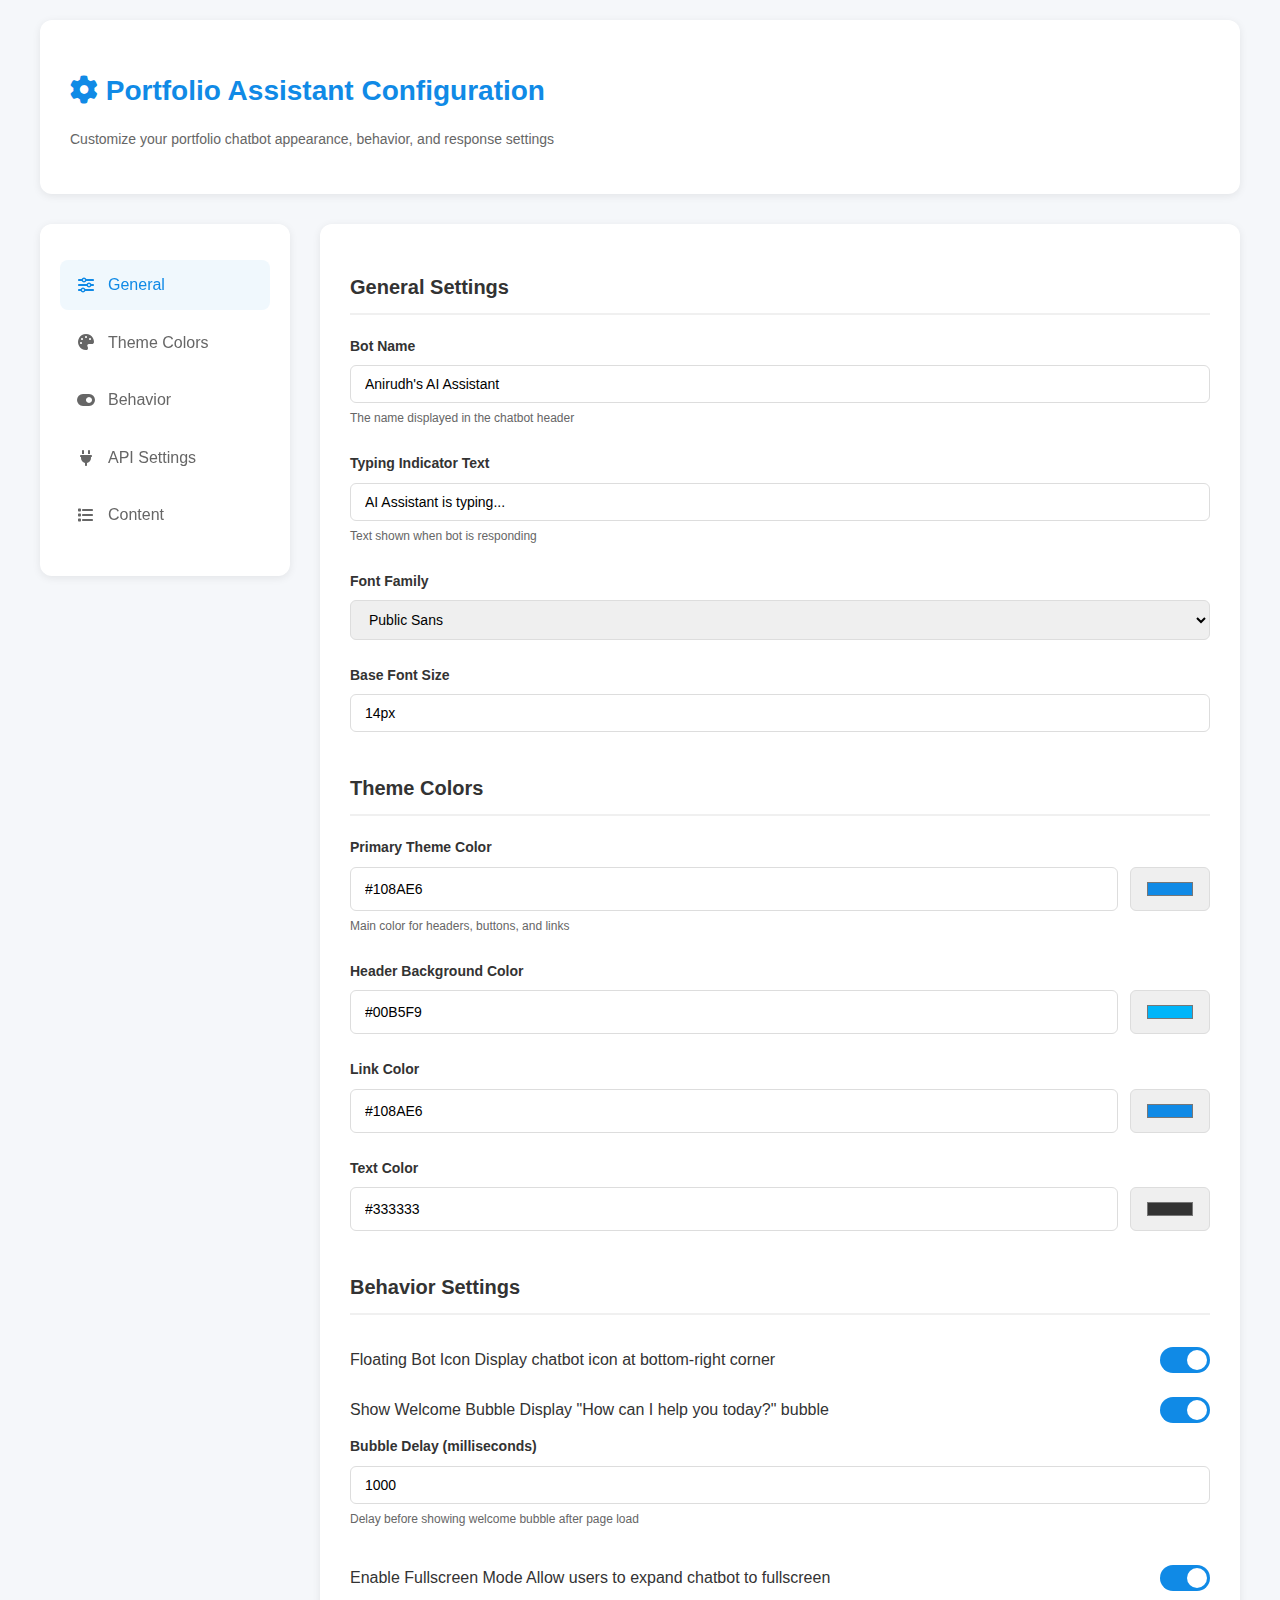
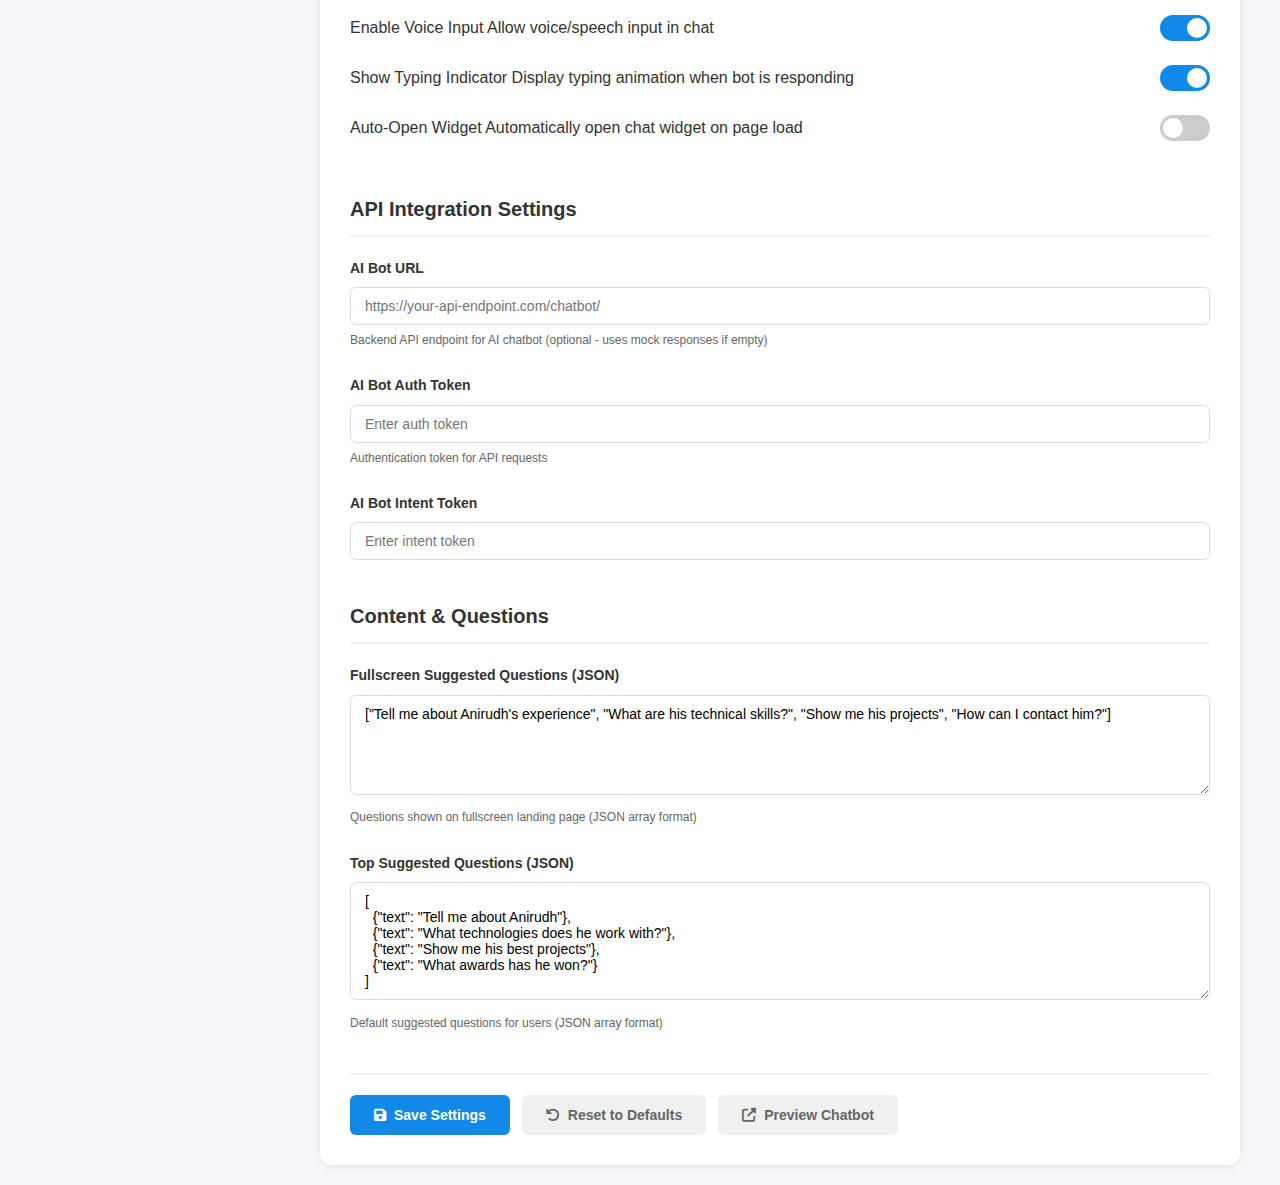
<file: settings.html>
<!DOCTYPE html>
<html lang="en">
<head>
    <meta charset="UTF-8">
    <meta name="viewport" content="width=device-width, initial-scale=1.0">
    <title>Portfolio Chatbot Settings</title>
    <link rel="stylesheet" href="https://cdnjs.cloudflare.com/ajax/libs/font-awesome/6.4.0/css/all.min.css">
    <style>
        /* Reset only for settings page elements, not chatbot */
        .settings-container * {
            box-sizing: border-box;
        }
        
        body {
            font-family: 'Public Sans', -apple-system, BlinkMacSystemFont, 'Segoe UI', sans-serif;
            background: #f5f7fa;
            color: #333;
            line-height: 1.6;
            margin: 0;
            padding: 0;
        }
        
        .settings-container {
            max-width: 1200px;
            margin: 0 auto;
            padding: 20px;
        }
        
        .settings-header {
            background: white;
            padding: 30px;
            border-radius: 12px;
            box-shadow: 0 2px 8px rgba(0,0,0,0.08);
            margin-bottom: 30px;
        }
        
        .settings-header h1 {
            font-size: 28px;
            font-weight: 700;
            color: #108AE6;
            margin-bottom: 8px;
        }
        
        .settings-header p {
            color: #666;
            font-size: 14px;
        }
        
        .settings-content {
            display: grid;
            grid-template-columns: 250px 1fr;
            gap: 30px;
        }
        
        .settings-sidebar {
            background: white;
            border-radius: 12px;
            padding: 20px;
            box-shadow: 0 2px 8px rgba(0,0,0,0.08);
            height: fit-content;
            position: sticky;
            top: 20px;
        }
        
        .settings-nav {
            list-style: none;
            padding: 0;
        }
        
        .settings-nav li {
            margin-bottom: 8px;
        }
        
        .settings-nav a {
            display: flex;
            align-items: center;
            gap: 12px;
            padding: 12px 16px;
            color: #666;
            text-decoration: none;
            border-radius: 8px;
            transition: all 0.2s;
            cursor: pointer;
        }
        
        .settings-nav a:hover,
        .settings-nav a.active {
            background: #108ae610;
            color: #108AE6;
        }
        
        .settings-nav i {
            width: 20px;
            text-align: center;
        }
        
        .settings-main {
            background: white;
            border-radius: 12px;
            padding: 30px;
            box-shadow: 0 2px 8px rgba(0,0,0,0.08);
        }
        
        .settings-section {
            margin-bottom: 40px;
        }
        
        .settings-section:last-child {
            margin-bottom: 0;
        }
        
        .settings-section h2 {
            font-size: 20px;
            font-weight: 600;
            margin-bottom: 20px;
            color: #333;
            border-bottom: 2px solid #f0f0f0;
            padding-bottom: 10px;
        }
        
        .form-group {
            margin-bottom: 24px;
        }
        
        .form-group label {
            display: block;
            font-weight: 600;
            margin-bottom: 8px;
            color: #333;
            font-size: 14px;
        }
        
        .form-group .help-text {
            display: block;
            font-size: 12px;
            color: #666;
            margin-top: 6px;
        }
        
        .form-group input[type="text"],
        .form-group input[type="color"],
        .form-group textarea,
        .form-group select {
            width: 100%;
            padding: 10px 14px;
            border: 1px solid #ddd;
            border-radius: 6px;
            font-size: 14px;
            font-family: inherit;
            transition: border-color 0.2s;
        }
        
        .form-group input[type="text"]:focus,
        .form-group textarea:focus,
        .form-group select:focus {
            outline: none;
            border-color: #108AE6;
            box-shadow: 0 0 0 3px rgba(16, 138, 230, 0.1);
        }
        
        .form-group input[type="color"] {
            height: 44px;
            cursor: pointer;
        }
        
        .form-group textarea {
            resize: vertical;
            min-height: 100px;
        }
        
        .color-input-group {
            display: grid;
            grid-template-columns: 1fr 80px;
            gap: 12px;
        }
        
        .color-input-group input[type="text"] {
            text-transform: uppercase;
        }
        
        .switch-wrapper {
            display: flex;
            align-items: center;
            justify-content: space-between;
            padding: 12px 0;
        }
        
        .switch {
            position: relative;
            display: inline-block;
            width: 50px;
            height: 26px;
        }
        
        .switch input {
            opacity: 0;
            width: 0;
            height: 0;
        }
        
        .slider {
            position: absolute;
            cursor: pointer;
            top: 0;
            left: 0;
            right: 0;
            bottom: 0;
            background-color: #ccc;
            transition: 0.3s;
            border-radius: 26px;
        }
        
        .slider:before {
            position: absolute;
            content: "";
            height: 20px;
            width: 20px;
            left: 3px;
            bottom: 3px;
            background-color: white;
            transition: 0.3s;
            border-radius: 50%;
        }
        
        input:checked + .slider {
            background-color: #108AE6;
        }
        
        input:checked + .slider:before {
            transform: translateX(24px);
        }
        
        .btn {
            display: inline-flex;
            align-items: center;
            gap: 8px;
            padding: 12px 24px;
            border: none;
            border-radius: 6px;
            font-size: 14px;
            font-weight: 600;
            cursor: pointer;
            transition: all 0.2s;
        }
        
        /* Scope btn styles to settings form only */
        .settings-main .btn-primary {
            background: #108AE6;
            color: white;
        }
        
        .settings-main .btn-primary:hover {
            background: #0d75c5;
            transform: translateY(-1px);
            box-shadow: 0 4px 12px rgba(16, 138, 230, 0.3);
        }
        
        .settings-main .btn-secondary {
            background: #f0f0f0;
            color: #666;
        }
        
        .settings-main .btn-secondary:hover {
            background: #e0e0e0;
        }
        
        .actions {
            display: flex;
            gap: 12px;
            padding-top: 20px;
            border-top: 2px solid #f0f0f0;
            margin-top: 30px;
        }
        
        /* Ensure settings buttons don't affect chatbot */
        .actions .btn {
            display: inline-flex;
            align-items: center;
            gap: 8px;
        }
        .color-preview {
            display: inline-block;
            width: 100px;
            height: 40px;
            border-radius: 6px;
            border: 1px solid #ddd;
        }
        
        /* Live Preview Widget */
        .live-preview-container {
            position: fixed;
            bottom: 20px;
            right: 20px;
            z-index: 9999;
        }
        
        .preview-toggle {
            position: absolute;
            bottom: 100%;
            right: 0;
            margin-bottom: 10px;
            background: white;
            padding: 8px 16px;
            border-radius: 6px;
            box-shadow: 0 2px 8px rgba(0,0,0,0.15);
            font-size: 12px;
            cursor: pointer;
            display: flex;
            align-items: center;
            gap: 8px;
            transition: all 0.2s;
        }
        
        .preview-toggle:hover {
            background: #108AE6;
            color: white;
        }
        
        .preview-toggle i {
            font-size: 14px;
        }
        
        /* Hide default chatbot elements for cleaner preview */
        #chatbot-container .chatbot-predefinedQues {
            max-height: 300px;
            overflow-y: auto;
        }
        
        /* Ensure chatbot uses its own styles */
        #chatbot-container,
        #chatbot-container *,
        .chatbot-OpenIcon,
        .chatbot-OpenIcon * {
            box-sizing: border-box;
        }
        
        /* Restore chatbot button styles */
        #chatbot-container button,
        #chatbot-container .btn {
            font-family: 'Public Sans', sans-serif;
        }
        
        .alert {
            padding: 14px 18px;
            border-radius: 8px;
            margin-bottom: 20px;
            display: none;
        }
        
        .alert.success {
            background: #d4edda;
            color: #155724;
            border: 1px solid #c3e6cb;
        }
        
        .alert.show {
            display: block;
            animation: slideIn 0.3s ease;
        }
        
        @keyframes slideIn {
            from {
                opacity: 0;
                transform: translateY(-10px);
            }
            to {
                opacity: 1;
                transform: translateY(0);
            }
        }
        
        @media (max-width: 768px) {
            .settings-content {
                grid-template-columns: 1fr;
            }
            
            .settings-sidebar {
                position: static;
            }
            
            .color-input-group {
                grid-template-columns: 1fr;
            }
            
            .live-preview-container {
                bottom: 10px;
                right: 10px;
            }
            
            .mini-chatbot-widget {
                position: fixed;
                bottom: 0 !important;
                right: 0 !important;
                left: 0 !important;
                top: auto !important;
                width: 100% !important;
                max-width: 100% !important;
                height: 70vh !important;
                max-height: 70vh !important;
                border-radius: 20px 20px 0 0 !important;
                box-shadow: 0 -4px 24px rgba(0,0,0,0.2) !important;
            }
            
            .mini-chatbot-header {
                padding: 14px 16px;
                border-radius: 20px 20px 0 0;
            }
            
            .mini-message.bot .mini-msg-bubble,
            .mini-message.user .mini-msg-bubble {
                max-width: 90%;
                font-size: 14px;
            }
        }
        
        @media (max-width: 480px) {
            .settings-header h1 {
                font-size: 22px;
            }
            
            .settings-main {
                padding: 20px 16px;
            }
            
            .form-group label {
                font-size: 13px;
            }
            
            .actions {
                flex-direction: column;
            }
            
            .btn {
                width: 100%;
                justify-content: center;
            }
            
            .mini-chatbot-widget {
                height: 80vh !important;
                max-height: 80vh !important;
            }
            
            .chatbot-widget {
                width: 100% !important;
                max-width: 100% !important;
            }
        }
    </style>
</head>
<body>
    <div class="settings-container">
        <div class="settings-header">
            <h1><i class="fas fa-cog"></i> Portfolio Assistant Configuration</h1>
            <p>Customize your portfolio chatbot appearance, behavior, and response settings</p>
        </div>
        
        <div id="alert" class="alert success">
            <i class="fas fa-check-circle"></i> Settings saved successfully!
        </div>
        
        <div class="settings-content">
            <aside class="settings-sidebar">
                <ul class="settings-nav">
                    <li><a href="#general" class="active"><i class="fas fa-sliders-h"></i> General</a></li>
                    <li><a href="#theme"><i class="fas fa-palette"></i> Theme Colors</a></li>
                    <li><a href="#behavior"><i class="fas fa-toggle-on"></i> Behavior</a></li>
                    <li><a href="#api"><i class="fas fa-plug"></i> API Settings</a></li>
                    <li><a href="#content"><i class="fas fa-list"></i> Content</a></li>
                </ul>
            </aside>
            
            <main class="settings-main">
                <form id="settingsForm">
                    <!-- General Settings -->
                    <div class="settings-section" id="general">
                        <h2>General Settings</h2>
                        
                        <div class="form-group">
                            <label for="aiheader">Bot Name</label>
                            <input type="text" id="aiheader" name="aiheader" value="Anirudh's AI Assistant">
                            <span class="help-text">The name displayed in the chatbot header</span>
                        </div>
                        
                        <div class="form-group">
                            <label for="aityping">Typing Indicator Text</label>
                            <input type="text" id="aityping" name="aityping" value="AI Assistant is typing...">
                            <span class="help-text">Text shown when bot is responding</span>
                        </div>
                        
                        <div class="form-group">
                            <label for="font_family">Font Family</label>
                            <select id="font_family" name="font_family">
                                <option value="Public Sans">Public Sans</option>
                                <option value="Arial">Arial</option>
                                <option value="Roboto">Roboto</option>
                                <option value="Open Sans">Open Sans</option>
                                <option value="Lato">Lato</option>
                            </select>
                        </div>
                        
                        <div class="form-group">
                            <label for="font_size">Base Font Size</label>
                            <input type="text" id="font_size" name="font_size" value="14px">
                        </div>
                    </div>
                    
                    <!-- Theme Colors -->
                    <div class="settings-section" id="theme">
                        <h2>Theme Colors</h2>
                        
                        <div class="form-group">
                            <label for="basetheme_color">Primary Theme Color</label>
                            <div class="color-input-group">
                                <input type="text" id="basetheme_color" name="basetheme_color" value="#108AE6" pattern="#[0-9A-Fa-f]{6}">
                                <input type="color" id="basetheme_color_picker" value="#108AE6">
                            </div>
                            <span class="help-text">Main color for headers, buttons, and links</span>
                        </div>
                        
                        <div class="form-group">
                            <label for="header_bg">Header Background Color</label>
                            <div class="color-input-group">
                                <input type="text" id="header_bg" name="header_bg" value="#00B5F9" pattern="#[0-9A-Fa-f]{6}">
                                <input type="color" id="header_bg_picker" value="#00B5F9">
                            </div>
                        </div>
                        
                        <div class="form-group">
                            <label for="link_color">Link Color</label>
                            <div class="color-input-group">
                                <input type="text" id="link_color" name="link_color" value="#108AE6" pattern="#[0-9A-Fa-f]{6}">
                                <input type="color" id="link_color_picker" value="#108AE6">
                            </div>
                        </div>
                        
                        <div class="form-group">
                            <label for="font_color">Text Color</label>
                            <div class="color-input-group">
                                <input type="text" id="font_color" name="font_color" value="#333333" pattern="#[0-9A-Fa-f]{6}">
                                <input type="color" id="font_color_picker" value="#333333">
                            </div>
                        </div>
                    </div>
                    
                    <!-- Behavior Settings -->
                    <div class="settings-section" id="behavior">
                        <h2>Behavior Settings</h2>
                        
                        <div class="switch-wrapper">
                            <div>
                                <label>Floating Bot Icon</label>
                                <span class="help-text">Display chatbot icon at bottom-right corner</span>
                            </div>
                            <label class="switch">
                                <input type="checkbox" id="floating_bot_icon" name="floating_bot_icon" checked>
                                <span class="slider"></span>
                            </label>
                        </div>
                        
                        <div class="switch-wrapper">
                            <div>
                                <label>Show Welcome Bubble</label>
                                <span class="help-text">Display "How can I help you today?" bubble</span>
                            </div>
                            <label class="switch">
                                <input type="checkbox" id="show_welcome_bubble" name="show_welcome_bubble" checked>
                                <span class="slider"></span>
                            </label>
                        </div>
                        
                        <div class="form-group">
                            <label for="bubble_delay">Bubble Delay (milliseconds)</label>
                            <input type="text" id="bubble_delay" name="bubble_delay" value="1000">
                            <span class="help-text">Delay before showing welcome bubble after page load</span>
                        </div>
                        
                        <div class="switch-wrapper">
                            <div>
                                <label>Enable Fullscreen Mode</label>
                                <span class="help-text">Allow users to expand chatbot to fullscreen</span>
                            </div>
                            <label class="switch">
                                <input type="checkbox" id="enable_fullscreen" name="enable_fullscreen" checked>
                                <span class="slider"></span>
                            </label>
                        </div>
                        
                        <div class="switch-wrapper">
                            <div>
                                <label>Enable Voice Input</label>
                                <span class="help-text">Allow voice/speech input in chat</span>
                            </div>
                            <label class="switch">
                                <input type="checkbox" id="enable_voice_input" name="enable_voice_input" checked>
                                <span class="slider"></span>
                            </label>
                        </div>
                        
                        <div class="switch-wrapper">
                            <div>
                                <label>Show Typing Indicator</label>
                                <span class="help-text">Display typing animation when bot is responding</span>
                            </div>
                            <label class="switch">
                                <input type="checkbox" id="show_typing_indicator" name="show_typing_indicator" checked>
                                <span class="slider"></span>
                            </label>
                        </div>
                        
                        <div class="switch-wrapper">
                            <div>
                                <label>Auto-Open Widget</label>
                                <span class="help-text">Automatically open chat widget on page load</span>
                            </div>
                            <label class="switch">
                                <input type="checkbox" id="auto_open_widget" name="auto_open_widget">
                                <span class="slider"></span>
                            </label>
                        </div>
                    </div>
                    
                    <!-- API Settings -->
                    <div class="settings-section" id="api">
                        <h2>API Integration Settings</h2>
                        
                        <div class="form-group">
                            <label for="ai_bot_url">AI Bot URL</label>
                            <input type="text" id="ai_bot_url" name="ai_bot_url" placeholder="https://your-api-endpoint.com/chatbot/">
                            <span class="help-text">Backend API endpoint for AI chatbot (optional - uses mock responses if empty)</span>
                        </div>
                        
                        <div class="form-group">
                            <label for="ai_bot_auth_token">AI Bot Auth Token</label>
                            <input type="text" id="ai_bot_auth_token" name="ai_bot_auth_token" placeholder="Enter auth token">
                            <span class="help-text">Authentication token for API requests</span>
                        </div>
                        
                        <div class="form-group">
                            <label for="ai_bot_intent_token">AI Bot Intent Token</label>
                            <input type="text" id="ai_bot_intent_token" name="ai_bot_intent_token" placeholder="Enter intent token">
                        </div>
                    </div>
                    
                    <!-- Content Settings -->
                    <div class="settings-section" id="content">
                        <h2>Content & Questions</h2>
                        
                        <div class="form-group">
                            <label for="fullscreen_questions">Fullscreen Suggested Questions (JSON)</label>
                            <textarea id="fullscreen_questions" name="fullscreen_questions" rows="4">["Tell me about Anirudh's experience", "What are his technical skills?", "Show me his projects", "How can I contact him?"]</textarea>
                            <span class="help-text">Questions shown on fullscreen landing page (JSON array format)</span>
                        </div>
                        
                        <div class="form-group">
                            <label for="top_questions">Top Suggested Questions (JSON)</label>
                            <textarea id="top_questions" name="top_questions" rows="6">[
  {"text": "Tell me about Anirudh"},
  {"text": "What technologies does he work with?"},
  {"text": "Show me his best projects"},
  {"text": "What awards has he won?"}
]</textarea>
                            <span class="help-text">Default suggested questions for users (JSON array format)</span>
                        </div>
                    </div>
                    
                    <!-- Actions -->
                    <div class="actions">
                        <button type="submit" class="btn btn-primary">
                            <i class="fas fa-save"></i> Save Settings
                        </button>
                        <button type="button" class="btn btn-secondary" onclick="resetToDefaults()">
                            <i class="fas fa-undo"></i> Reset to Defaults
                        </button>
                        <button type="button" class="btn btn-secondary" onclick="window.open('index.html', '_blank')">
                            <i class="fas fa-external-link-alt"></i> Preview Chatbot
                        </button>
                    </div>
                </form>
            </main>
        </div>
    </div>
    
    <script src="https://code.jquery.com/jquery-3.6.0.min.js"></script>
    <script src="assets/js/theme.js"></script>
    <script src="assets/js/config.js"></script>
    
    <script>
        // Load saved settings on page load
        window.addEventListener('DOMContentLoaded', loadSettings);
        
        // Color picker sync with live preview
        document.querySelectorAll('input[type="color"]').forEach(picker => {
            const textInput = document.getElementById(picker.id.replace('_picker', ''));
            
            picker.addEventListener('input', (e) => {
                textInput.value = e.target.value.toUpperCase();
                updatePreview(textInput.id, e.target.value);
                applyLiveTheme(); // Apply changes in real-time
            });
            
            textInput.addEventListener('input', (e) => {
                if (/^#[0-9A-Fa-f]{6}$/.test(e.target.value)) {
                    picker.value = e.target.value;
                    updatePreview(textInput.id, e.target.value);
                    applyLiveTheme(); // Apply changes in real-time
                }
            });
        });
        
        // Live update for text inputs
        ['aiheader', 'aityping', 'font_family', 'font_size'].forEach(id => {
            const input = document.getElementById(id);
            if (input) {
                input.addEventListener('input', () => {
                    applyLiveTheme();
                });
            }
        });
        
        // Live update for checkboxes
        document.querySelectorAll('input[type="checkbox"]').forEach(checkbox => {
            checkbox.addEventListener('change', applyLiveTheme);
        });
        
        function updatePreview(id, color) {
            const preview = document.getElementById(id + '_preview');
            if (preview) {
                preview.style.background = color;
            }
        }
        
        // Initialize all color previews on load
        function initializePreviews() {
            ['basetheme_color', 'header_bg', 'link_color', 'font_color'].forEach(id => {
                const input = document.getElementById(id);
                if (input) {
                    updatePreview(id, input.value);
                }
            });
        }
        
        function applyLiveTheme() {
            const basetheme = document.getElementById('basetheme_color').value;
            const headerBg = document.getElementById('header_bg').value;
            const botName = document.getElementById('aiheader').value;
            const typingText = document.getElementById('aityping').value;
            const fontFamily = document.getElementById('font_family').value;
            
            // Calculate color variations
            const basethemeDark = darkenColor(basetheme, 20);
            const basethemeSoft = lightenColor(basetheme, 40);
            const basethemeLight = lightenColor(basetheme, 85);
            
            // Apply to CSS variables
            const root = document.documentElement;
            root.style.setProperty('--basetheme-color', basetheme);
            root.style.setProperty('--basetheme-color-dark', basethemeDark);
            root.style.setProperty('--basetheme-color-soft', basethemeSoft);
            root.style.setProperty('--basetheme-color-light', basethemeLight);
            
            // Update font if changed
            if (fontFamily) {
                document.body.style.fontFamily = fontFamily + ', sans-serif';
            }
        }
        
        // Color manipulation functions
        function hexToRgb(hex) {
            const result = /^#?([a-f\d]{2})([a-f\d]{2})([a-f\d]{2})$/i.exec(hex);
            return result ? {
                r: parseInt(result[1], 16),
                g: parseInt(result[2], 16),
                b: parseInt(result[3], 16)
            } : null;
        }
        
        function rgbToHex(r, g, b) {
            return "#" + ((1 << 24) + (r << 16) + (g << 8) + b).toString(16).slice(1).toUpperCase();
        }
        
        function darkenColor(hex, percent = 20) {
            const rgb = hexToRgb(hex);
            if (!rgb) return hex;
            
            const r = Math.max(0, Math.min(255, rgb.r - (rgb.r * percent / 100)));
            const g = Math.max(0, Math.min(255, rgb.g - (rgb.g * percent / 100)));
            const b = Math.max(0, Math.min(255, rgb.b - (rgb.b * percent / 100)));
            
            return rgbToHex(Math.round(r), Math.round(g), Math.round(b));
        }
        
        function lightenColor(hex, percent = 85) {
            const rgb = hexToRgb(hex);
            if (!rgb) return hex;
            
            const r = Math.min(255, rgb.r + Math.round((255 - rgb.r) * percent / 100));
            const g = Math.min(255, rgb.g + Math.round((255 - rgb.g) * percent / 100));
            const b = Math.min(255, rgb.b + Math.round((255 - rgb.b) * percent / 100));
            
            return rgbToHex(r, g, b);
        }
        
        // Form submission
        document.getElementById('settingsForm').addEventListener('submit', function(e) {
            e.preventDefault();
            saveSettings();
        });
        
        function saveSettings() {
            const config = {
                aiheader: document.getElementById('aiheader').value,
                aityping: document.getElementById('aityping').value,
                theme: {
                    basetheme_color: document.getElementById('basetheme_color').value,
                    header_bg: document.getElementById('header_bg').value,
                    link_color: document.getElementById('link_color').value,
                    font_color: document.getElementById('font_color').value,
                    font_family: document.getElementById('font_family').value,
                    font_size: document.getElementById('font_size').value
                },
                settings: {
                    floating_bot_icon: document.getElementById('floating_bot_icon').checked,
                    show_welcome_bubble: document.getElementById('show_welcome_bubble').checked,
                    bubble_delay: parseInt(document.getElementById('bubble_delay').value),
                    enable_fullscreen: document.getElementById('enable_fullscreen').checked,
                    enable_voice_input: document.getElementById('enable_voice_input').checked,
                    show_typing_indicator: document.getElementById('show_typing_indicator').checked,
                    auto_open_widget: document.getElementById('auto_open_widget').checked
                },
                api_config: {
                    ai_bot_url: document.getElementById('ai_bot_url').value,
                    ai_bot_auth_token: document.getElementById('ai_bot_auth_token').value,
                    ai_bot_intent_token: document.getElementById('ai_bot_intent_token').value
                },
                fullscreen_questions: JSON.parse(document.getElementById('fullscreen_questions').value || '[]'),
                top_questions: JSON.parse(document.getElementById('top_questions').value || '[]')
            };
            
            localStorage.setItem('chatbot_config', JSON.stringify(config));
            
            // Show success message
            const alert = document.getElementById('alert');
            alert.classList.add('show');
            setTimeout(() => alert.classList.remove('show'), 3000);
            
            // Update CSS variables
            applyTheme(config.theme);
        }
        
        function loadSettings() {
            const saved = localStorage.getItem('chatbot_config');
            if (!saved) {
                initializePreviews(); // Initialize previews with default colors
                return;
            }
            
            const config = JSON.parse(saved);
            
            // General
            if (config.aiheader) document.getElementById('aiheader').value = config.aiheader;
            if (config.aityping) document.getElementById('aityping').value = config.aityping;
            
            // Theme
            if (config.theme) {
                if (config.theme.basetheme_color) {
                    document.getElementById('basetheme_color').value = config.theme.basetheme_color;
                    document.getElementById('basetheme_color_picker').value = config.theme.basetheme_color;
                    updatePreview('basetheme_color', config.theme.basetheme_color);
                }
                if (config.theme.header_bg) {
                    document.getElementById('header_bg').value = config.theme.header_bg;
                    document.getElementById('header_bg_picker').value = config.theme.header_bg;
                }
                if (config.theme.link_color) {
                    document.getElementById('link_color').value = config.theme.link_color;
                    document.getElementById('link_color_picker').value = config.theme.link_color;
                }
                if (config.theme.font_color) {
                    document.getElementById('font_color').value = config.theme.font_color;
                    document.getElementById('font_color_picker').value = config.theme.font_color;
                }
                if (config.theme.font_family) document.getElementById('font_family').value = config.theme.font_family;
                if (config.theme.font_size) document.getElementById('font_size').value = config.theme.font_size;
            }
            
            // Behavior
            if (config.settings) {
                document.getElementById('floating_bot_icon').checked = config.settings.floating_bot_icon !== false;
                document.getElementById('show_welcome_bubble').checked = config.settings.show_welcome_bubble !== false;
                if (config.settings.bubble_delay) document.getElementById('bubble_delay').value = config.settings.bubble_delay;
                document.getElementById('enable_fullscreen').checked = config.settings.enable_fullscreen !== false;
                document.getElementById('enable_voice_input').checked = config.settings.enable_voice_input !== false;
                document.getElementById('show_typing_indicator').checked = config.settings.show_typing_indicator !== false;
                document.getElementById('auto_open_widget').checked = config.settings.auto_open_widget === true;
            }
            
            // API
            if (config.api_config) {
                if (config.api_config.ai_bot_url) document.getElementById('ai_bot_url').value = config.api_config.ai_bot_url;
                if (config.api_config.ai_bot_auth_token) document.getElementById('ai_bot_auth_token').value = config.api_config.ai_bot_auth_token;
                if (config.api_config.ai_bot_intent_token) document.getElementById('ai_bot_intent_token').value = config.api_config.ai_bot_intent_token;
            }
            
            // Content
            if (config.fullscreen_questions) {
                document.getElementById('fullscreen_questions').value = JSON.stringify(config.fullscreen_questions);
            }
            if (config.top_questions) {
                document.getElementById('top_questions').value = JSON.stringify(config.top_questions, null, 2);
            }
            
            // Initialize all previews after loading
            initializePreviews();
        }
        
        function applyTheme(theme) {
            if (!theme) return;
            
            const root = document.documentElement;
            if (theme.basetheme_color) {
                root.style.setProperty('--basetheme-color', theme.basetheme_color);
            }
        }
        
        function resetToDefaults() {
            if (confirm('Are you sure you want to reset all settings to defaults?')) {
                localStorage.removeItem('chatbot_config');
                location.reload();
            }
        }
        
        // Smooth scroll for navigation
        document.querySelectorAll('.settings-nav a').forEach(link => {
            link.addEventListener('click', function(e) {
                e.preventDefault();
                const target = document.querySelector(this.getAttribute('href'));
                target.scrollIntoView({ behavior: 'smooth', block: 'start' });
                
                // Update active state
                document.querySelectorAll('.settings-nav a').forEach(a => a.classList.remove('active'));
                this.classList.add('active');
            });
        });
    </script>
</body>
</html>
</file>
